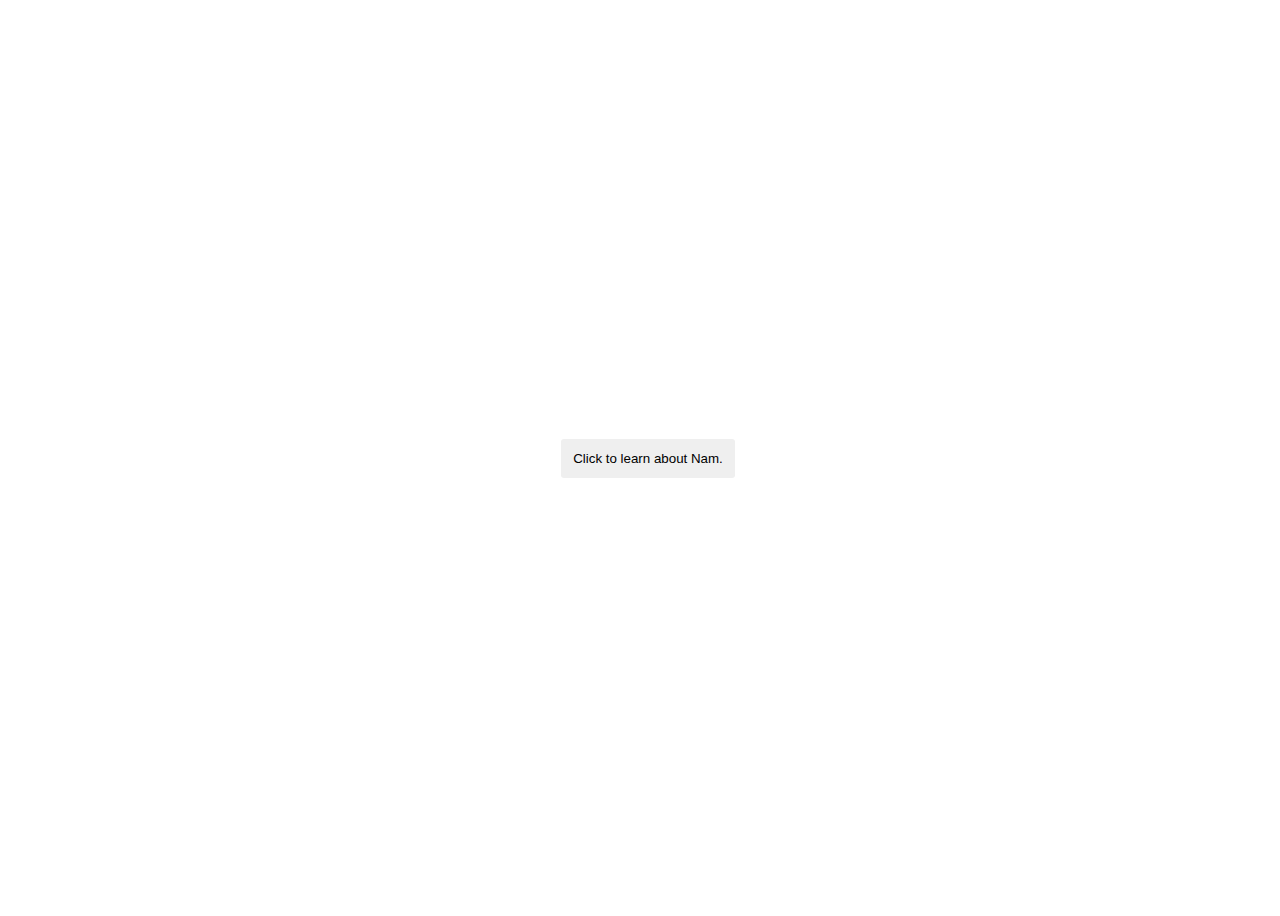
<file: index.html>
<!DOCTYPE html>
<html lang="en">
<head>
    <meta charset="UTF-8">
    <meta name="viewport" content="width=device-width, initial-scale=1.0">
    <title>Let's Go!</title>
    <style>
        body {
            width: 100%;
            height: 100vh;
        }
        div {
            display: flex;
            justify-content: center;
            align-items: center;
            height: 100%;
        }
        button {
            padding: 12px;
            cursor: pointer;
            border: none;
            border-radius: 3px;
        }

        button:hover {
            background-color: #ccc;
        }
    </style>
</head>
<body>
    <div>
        <a href="./page/about/about.html">
            <button>Click to learn about Nam.</button>
        </a>
    </div>
</body>
</html>
</file>
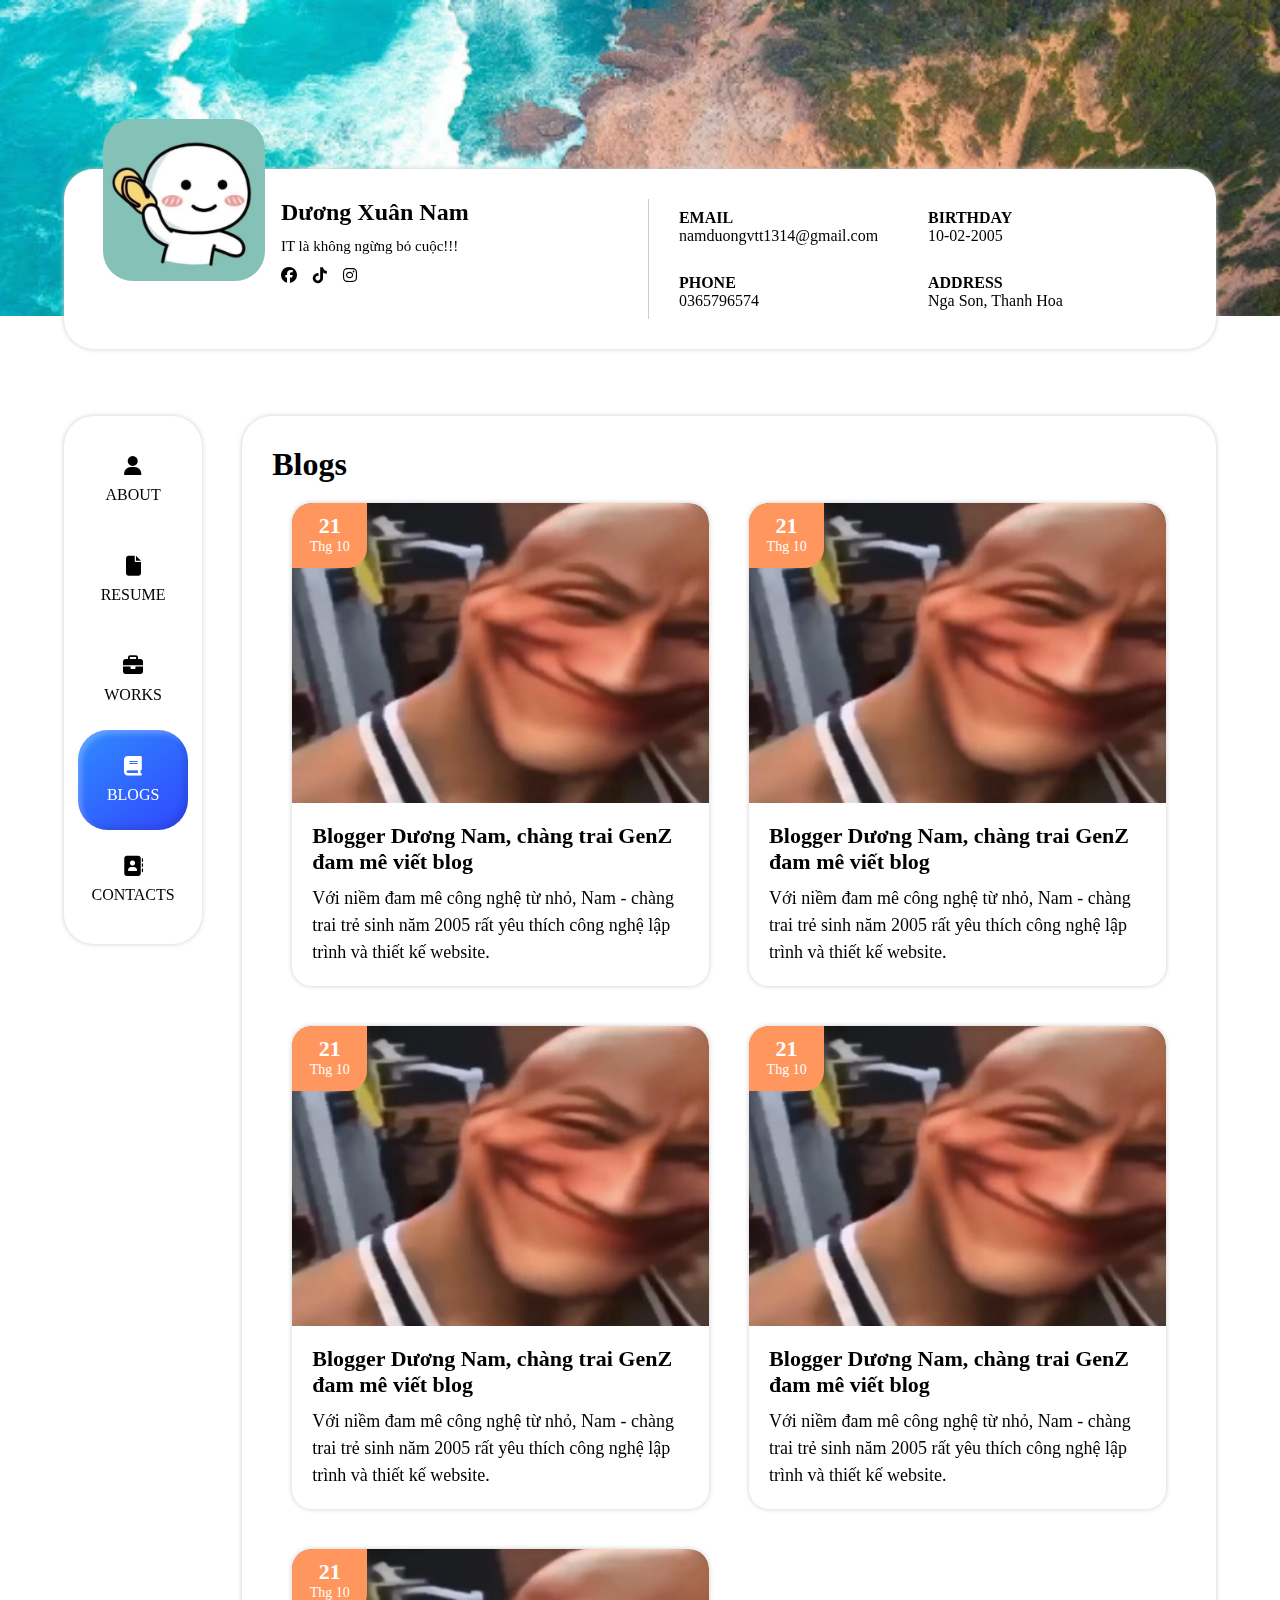
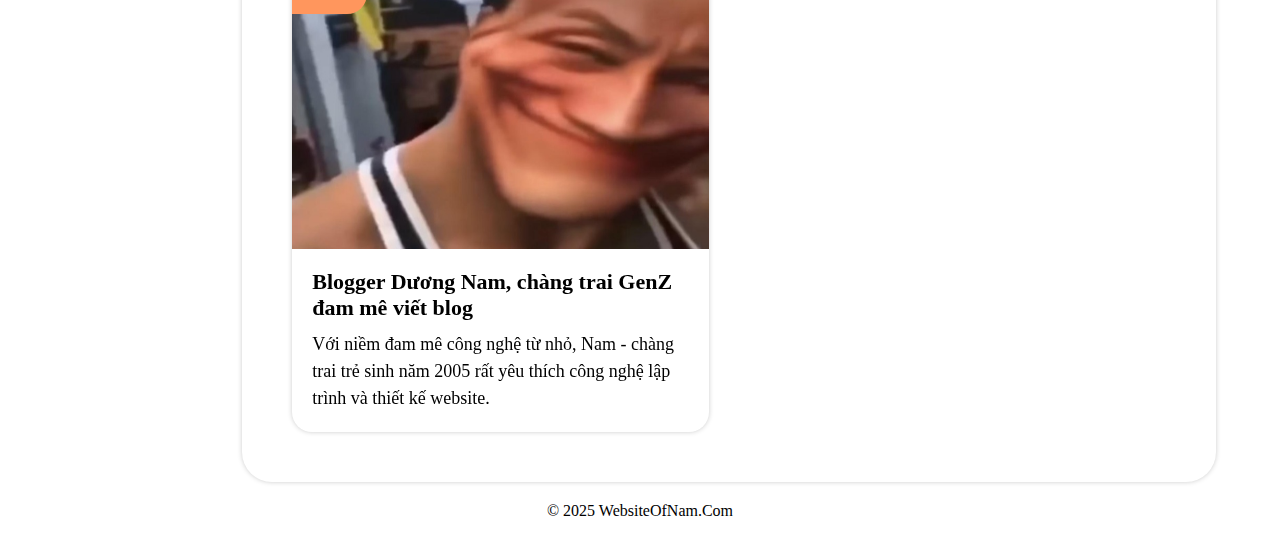
<file: page/blogs/blogs.html>
<!DOCTYPE html>
<html lang="en">
<head>
    <meta charset="UTF-8">
    <meta name="viewport" content="width=device-width, initial-scale=1.0">
    <link rel="stylesheet" href="../../header.css">
    <link rel="stylesheet" href="./blogs.css">
    <link rel="stylesheet" href="https://cdnjs.cloudflare.com/ajax/libs/font-awesome/6.5.0/css/all.min.css">
    <title>Blogs</title>
</head>
<body>
    <div id="main">
        <div class="header-img"></div>
        <div class="full-info">
            <div class="general-info">
                <div class="avt-info">
                    <img class="img-avt" src="../../img/avatar.webp" alt="Duong Nam" height="162px" width="162px"/>
                </div>
                <div class="base-info">
                    <h2 class="name">Dương Xuân Nam</h2>
                    <p class="desc">IT là không ngừng bỏ cuộc!!!</p>
                    <ul>
                        <li>
                            <a href="#"><i class="fa-brands fa-facebook"></i></a>
                        </li>
                        <li>
                            <a href="#"><i class="fa-brands fa-tiktok"></i></a>
                        </li>
                        <li>
                            <a href="#"><i class="fa-brands fa-instagram"></i></a>
                        </li>
                    </ul>
                </div>
            </div>
            <div class="detail-info">
                <div class="email">
                    <strong class="label-info">EMAIL</strong>
                    namduongvtt1314@gmail.com
                </div>
                <div class="birthday">
                    <strong class="label-info">BIRTHDAY</strong>
                    10-02-2005
                </div>
                <div class="phone">
                    <strong class="label-info">PHONE</strong>
                    0365796574
                </div>
                <div class="address">
                    <strong class="label-info">ADDRESS</strong>
                    Nga Son, Thanh Hoa
                </div>
            </div>
        </div>
        <div class="navbar-detail">
            <div class="navbar">
                <ul class="list-navbar">
                    <li class="navbar-item">
                        <a href="../about/about.html">
                            <i class="icon-navbar fa-solid fa-user"></i>
                            <span class="label-navbar">ABOUT</span>
                        </a>
                    </li>
                    <li class="navbar-item">
                        <a href="../resume/resume.html">
                            <i class="icon-navbar fa-solid fa-file"></i>
                            <span class="label-navbar">RESUME</span>
                        </a>
                    </li>
                    <li class="navbar-item">
                        <a href="../works/works.html">
                            <i class="icon-navbar fa-solid fa-briefcase"></i>
                            <span class="label-navbar">WORKS</span>
                        </a>
                    </li>
                    <li class="navbar-item active">
                            <i class="icon-navbar fa-solid fa-book"></i>
                            <span class="label-navbar">BLOGS</span>
                    </li>
                    <li class="navbar-item">
                        <a href="../contacts/contacts.html">
                            <i class="icon-navbar fa-solid fa-address-book"></i>
                            <span class="label-navbar">CONTACTS</span>
                        </a>
                    </li>
                </ul>
            </div>
            <div class="detail">
                <div class="content-blogs">
                    <h1>Blogs</h1>
                    <div class="list-blogs">
                        <a class="link-blog" href="#">
                            <div class="blog-content">
                                <div class="date">
                                    21
                                    <span>Thg 10</span>
                                </div>
                                <div class="blog-img">
                                    <img src="../../img/anh1.jpg" alt="">
                                </div>
                                <div class="content-title-desc">
                                    <h3 class="blog-title">Blogger Dương Nam, chàng trai GenZ đam mê viết blog</h3>
                                    <div class="blog-desc">Với niềm đam mê công nghệ từ nhỏ, Nam - chàng trai trẻ sinh năm 2005 rất yêu thích công nghệ lập trình và thiết kế website.</div>
                                </div>
                            </div>
                        </a>
                        <a class="link-blog" href="#">
                            <div class="blog-content">
                                <div class="date">
                                    21
                                    <span>Thg 10</span>
                                </div>
                                <div class="blog-img">
                                    <img src="../../img/anh1.jpg" alt="">
                                </div>
                                <div class="content-title-desc">
                                    <h3 class="blog-title">Blogger Dương Nam, chàng trai GenZ đam mê viết blog</h3>
                                    <div class="blog-desc">Với niềm đam mê công nghệ từ nhỏ, Nam - chàng trai trẻ sinh năm 2005 rất yêu thích công nghệ lập trình và thiết kế website.</div>
                                </div>
                            </div>
                        </a>
                        <a class="link-blog" href="#">
                            <div class="blog-content">
                                <div class="date">
                                    21
                                    <span>Thg 10</span>
                                </div>
                                <div class="blog-img">
                                    <img src="../../img/anh1.jpg" alt="">
                                </div>
                                <div class="content-title-desc">
                                    <h3 class="blog-title">Blogger Dương Nam, chàng trai GenZ đam mê viết blog</h3>
                                    <div class="blog-desc">Với niềm đam mê công nghệ từ nhỏ, Nam - chàng trai trẻ sinh năm 2005 rất yêu thích công nghệ lập trình và thiết kế website.</div>
                                </div>
                            </div>
                        </a>
                        <a class="link-blog" href="#">
                            <div class="blog-content">
                                <div class="date">
                                    21
                                    <span>Thg 10</span>
                                </div>
                                <div class="blog-img">
                                    <img src="../../img/anh1.jpg" alt="">
                                </div>
                                <div class="content-title-desc">
                                    <h3 class="blog-title">Blogger Dương Nam, chàng trai GenZ đam mê viết blog</h3>
                                    <div class="blog-desc">Với niềm đam mê công nghệ từ nhỏ, Nam - chàng trai trẻ sinh năm 2005 rất yêu thích công nghệ lập trình và thiết kế website.</div>
                                </div>
                            </div>
                        </a>
                        <a class="link-blog" href="#">
                            <div class="blog-content">
                                <div class="date">
                                    21
                                    <span>Thg 10</span>
                                </div>
                                <div class="blog-img">
                                    <img src="../../img/anh1.jpg" alt="">
                                </div>
                                <div class="content-title-desc">
                                    <h3 class="blog-title">Blogger Dương Nam, chàng trai GenZ đam mê viết blog</h3>
                                    <div class="blog-desc">Với niềm đam mê công nghệ từ nhỏ, Nam - chàng trai trẻ sinh năm 2005 rất yêu thích công nghệ lập trình và thiết kế website.</div>
                                </div>
                            </div>
                        </a>
                    </div>
                </div>
            </div>
        </div>
    </div>
    <div class="footer">© 2025 WebsiteOfNam.Com</div>
</body>
</html>
</file>
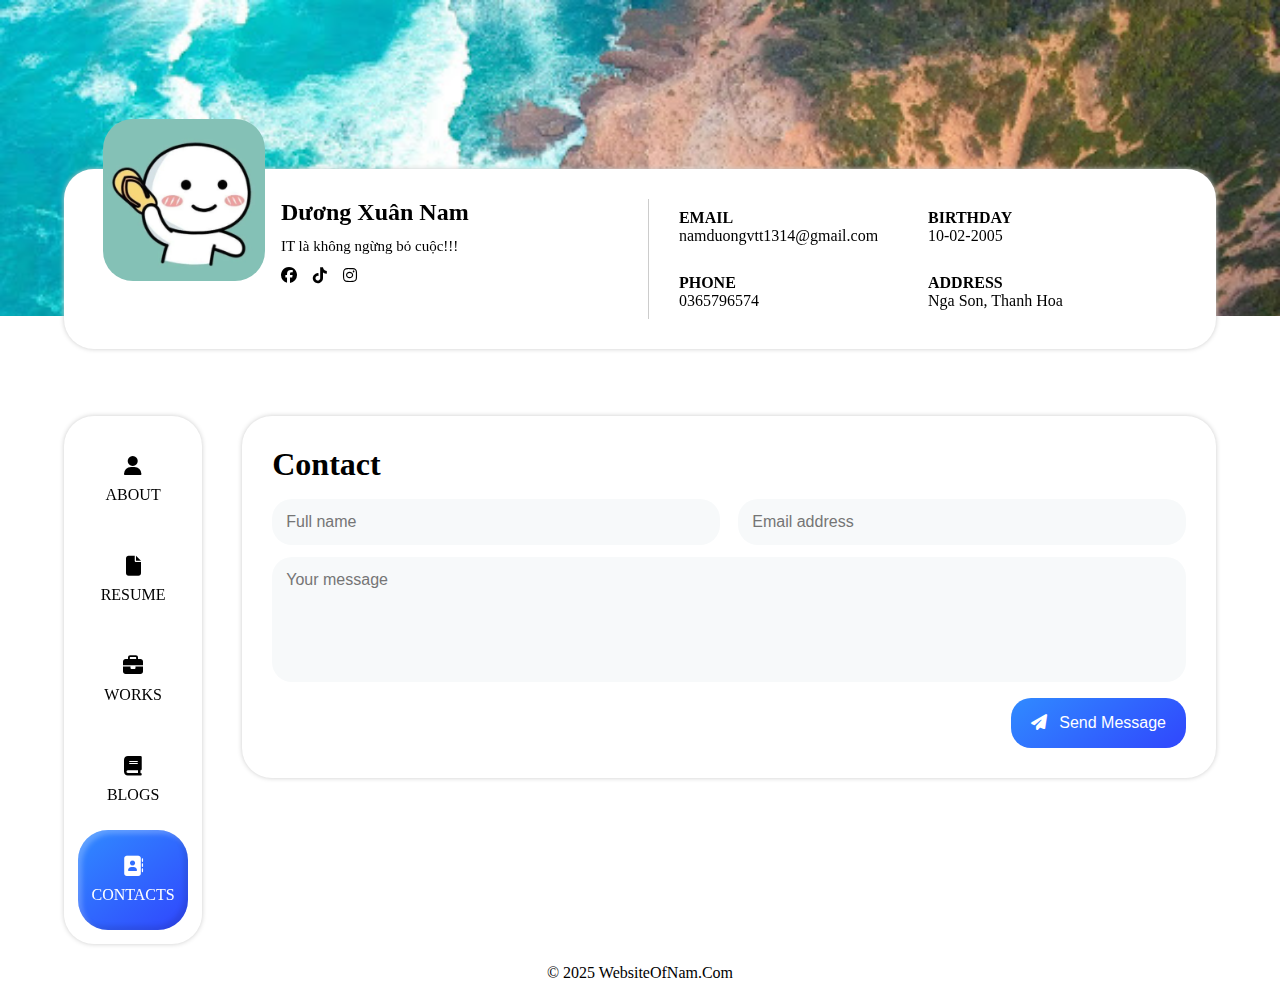
<file: page/contacts/contacts.html>
<!DOCTYPE html>
<html lang="en">
<head>
    <meta charset="UTF-8">
    <meta name="viewport" content="width=device-width, initial-scale=1.0">
    <link rel="stylesheet" href="../../header.css">
    <link rel="stylesheet" href="./contacts.css">
    <link rel="stylesheet" href="https://cdnjs.cloudflare.com/ajax/libs/font-awesome/6.5.0/css/all.min.css">
    <title>Contacts</title>
</head>
<body>
    <div id="main">
        <div class="header-img"></div>
        <div class="full-info">
            <div class="general-info">
                <div class="avt-info">
                    <img class="img-avt" src="../../img/avatar.webp" alt="Duong Nam" height="162px" width="162px"/>
                </div>
                <div class="base-info">
                    <h2 class="name">Dương Xuân Nam</h2>
                    <p class="desc">IT là không ngừng bỏ cuộc!!!</p>
                    <ul>
                        <li>
                            <a href="#"><i class="fa-brands fa-facebook"></i></a>
                        </li>
                        <li>
                            <a href="#"><i class="fa-brands fa-tiktok"></i></a>
                        </li>
                        <li>
                            <a href="#"><i class="fa-brands fa-instagram"></i></a>
                        </li>
                    </ul>
                </div>
            </div>
            <div class="detail-info">
                <div class="email">
                    <strong class="label-info">EMAIL</strong>
                    namduongvtt1314@gmail.com
                </div>
                <div class="birthday">
                    <strong class="label-info">BIRTHDAY</strong>
                    10-02-2005
                </div>
                <div class="phone">
                    <strong class="label-info">PHONE</strong>
                    0365796574
                </div>
                <div class="address">
                    <strong class="label-info">ADDRESS</strong>
                    Nga Son, Thanh Hoa
                </div>
            </div>
        </div>
        <div class="navbar-detail">
            <div class="navbar">
                <ul class="list-navbar">
                    <li class="navbar-item">
                        <a href="../about/about.html">
                            <i class="icon-navbar fa-solid fa-user"></i>
                            <span class="label-navbar">ABOUT</span>
                        </a>
                    </li>
                    <li class="navbar-item">
                        <a href="../resume/resume.html">
                            <i class="icon-navbar fa-solid fa-file"></i>
                            <span class="label-navbar">RESUME</span>
                        </a>
                    </li>
                    <li class="navbar-item">
                        <a href="../works/works.html">
                            <i class="icon-navbar fa-solid fa-briefcase"></i>
                            <span class="label-navbar">WORKS</span>
                        </a>
                    </li>
                    <li class="navbar-item">
                        <a href="../blogs/blogs.html">
                            <i class="icon-navbar fa-solid fa-book"></i>
                            <span class="label-navbar">BLOGS</span>
                        </a>
                    </li>
                    <li class="navbar-item active">
                        <i class="icon-navbar fa-solid fa-address-book"></i>
                        <span class="label-navbar">CONTACTS</span>
                    </li>
                </ul>
            </div>
            <div class="detail">
                <div class="contact">
                    <h1>Contact</h1>
                    <form action="/">
                        <div class="fill-form">
                            <div class="fill-name-email">
                                <div class="fill-name">
                                    <input required type="text" placeholder="Full name">
                                </div>
                                <div class="fill-email">
                                    <input required type="email" placeholder="Email address">
                                </div>
                            </div>
                            <div class="fill-message">
                                <textarea required id="message" rows="4" placeholder="Your message"></textarea>
                            </div>
                            <div class="btn-submit">
                                <button>
                                    <i class="fa-solid fa-paper-plane"></i>
                                    Send Message
                                </button>
                            </div>
                        </div>
                    </form>
                </div>
            </div>
        </div>
        <div class="footer">© 2025 WebsiteOfNam.Com</div>
    </div>
</body>
</html>
</file>
<file: header.css>
* {
    margin: 0;
    padding: 0;
    box-sizing: border-box;
}

#main {
    position: relative;
}

.header-img {
    background: url(./img/image_header.jpg) no-repeat;
    background-size: cover;
    height: 316px;
}

.full-info {
    position: absolute;
    top: 69px;
    left: 50%;
    transform: translateX(-50%);
    display: flex;  
    justify-content: center;
    width: 90%;
    margin: 0 auto;
    border-radius: 30px;
    background-color: #fff;
    margin-top: 100px;
    height: 180px;
    padding: 30px;
    box-shadow: 0 0 5px #ccc;
    z-index: 10;
}

.general-info {
    display: flex;
    width: 50%;
    border-right: 1px solid #ccc;
    padding-right: 30px;
}

.avt-info {
    margin-top: -80px;
}

.img-avt {
    border-radius: 30px;
}

.base-info {
    width: 100%;
    margin-left: 16px;
}

.base-info ul {
    list-style-type: none;
    display: flex;
    gap: 16px;
}

.desc {
    margin: 12px 0;
    font-size: 15px;
}

.detail-info {
    display: flex;
    flex-wrap: wrap;
    align-items: center;
    padding-left: 30px
}

.email, .phone, .birthday, .address {
    width: 50%;
}

.email, .birthday {
    margin-bottom: 10px;
}

.label-info {
    display: block;
}

/* navbar */
.navbar-detail {
    margin:  100px auto 0;
    display: flex;
    justify-content: space-around;
    overflow: visible;
    width: 90%;
}

.navbar {
    width: 12%;
    height: 100%;
    border-radius: 30px;
    box-shadow: 0 0 5px #ccc;
    position: sticky;
    top: 16px;
}

.list-navbar {
    margin: 14px;
}

.navbar-item {
    display: flex;
    flex-direction: column;
    justify-content: center;
    align-items: center;
    padding: 26px;
    border-radius: 30px;
}

.navbar-item i {
    display: block;
}



.navbar-item a, li a {
    color: black;
    text-decoration: none;
}

.icon-navbar {
    font-size: 20px;
    text-align: center;
    margin-bottom: 10px;
}

.label-navbar {
    font-size: 16px;
    text-decoration: none;
}

.navbar-item:hover, .navbar-item a:hover {
    cursor: pointer;
    color: #304CFD;
}

.navbar-item.active {
    background-image: linear-gradient(142.17deg, #3086FF 6.66%, #304CFD 91.48%);
    box-shadow: inset -0.25rem -0.25rem 0.3125rem rgba(0, 0, 0, 0.1), inset 0.25rem 0.25rem 0.3125rem rgba(255, 255, 255, 0.23);
    color: #fff;
    cursor: pointer;
}
/* detail */
.detail {
    width: 88%;
    padding: 30px;
    height: 100%;
    box-shadow: 0 0 5px #ccc;
    margin-left: 40px;
    border-radius: 30px;
}

/* footer */
.footer {
    text-align: center;
    margin: 20px 0;
}

/* responsive */
@media only screen and (max-width: 1060px) {
    .navbar-item {
        padding: 20px 26px;
    }
}

@media only screen and (max-width: 960px) {
    .full-info {
        flex-direction: column;
        align-items: center;
        width: 70%;
        height: 316px;
    }

    .general-info {
        width: 100%;
        flex-direction: column;
        align-items: center;
        border-right: none;
        padding-right: 0;
        margin-bottom: 16px;
    }

    .base-info {
        text-align: center;
        margin-left: 0;
    }

    .base-info ul {
        justify-content: center;
    }

    .detail-info {
        padding-left: 0;
        justify-content: center;
        align-items: center;
        width: 100%;
        padding-top: 20px;
        border-top: 1px solid #ccc;
    }

    .navbar-detail {
        margin-top: 235px;
        flex-direction: column;
        width: 70%;
    }

    .navbar {
        width: 100%;
        top: 0;
        margin-bottom: 30px;
        background-color: #fff;
        z-index: 10;
    }

    .list-navbar {
        display: flex;
        justify-content: space-between;
    }

    .navbar-item {
        width: 110px;
        height: 80px;
    }

    .label-navbar {
        font-size: 14px;
    }

    .detail {
        width: 100%;
        padding: 30px;
        height: 100%;
        box-shadow: 0 0 5px #ccc;
        margin-left: 0;
        border-radius: 30px;
    }
}

@media only screen and (max-width: 574px) {
    .full-info {
        height: 376px;
        width: 90%;
    }
    
    .email, .phone, .birthday, .address {
        width: 100%;
    }

    .detail-info {
        padding-top: 12px;
    }

    .navbar-detail {
        width: 90%;
        margin-top: 255px;
    }

    .navbar {
        position: fixed;
        top: 91%;
        left: 0;
        border-radius: 0;
    }

    .list-navbar {
        margin: 0;
    }

    .navbar-item {
        padding: 0;
        border-radius: 0;
    }
}
</file>
<file: page/blogs/blogs.css>
.list-blogs {
    display: flex;
    flex-wrap: wrap;
}

.link-blog {
    display: block;
    padding: 20px;
    width: 50%;
    text-decoration: none;
    color: black;
}

.blog-img {
    overflow: hidden;
    height: 300px;
    border-top-left-radius: 20px;
    border-top-right-radius: 20px;
}

.blog-img img {
    width: 100%;
    height: 100%;
    border-top-left-radius: 20px;
    border-top-right-radius: 20px;
    transition: transform 0.5s ease;

}

.blog-img img:hover {
    transform: scale(1.1);
    
}

.blog-content {
    border-radius: 20px;
    box-shadow: 0 0 5px #ccc;
    position: relative;
}



.date {
    z-index: 2;
    position: absolute;
    top: 0;
    left: 0;
    width: 75px;
    height: 65px;
    border-bottom-right-radius: 20px;
    border-top-left-radius: 20px;
    color: white;
    background-color: #FF965D;
    text-align: center;
    padding: 10px;
    font-size: 22px;
    font-weight: 700;
}   

.date span {
    display: block;
    font-size: 14px;
    font-weight: 400;
}

.content-title-desc {
    padding: 20px;
}

.blog-title {
    margin-bottom: 10px;
    font-size: 22px;
}

.blog-desc {
    font-size: 18px;
    line-height: 1.5;
}
</file>
<file: page/contacts/contacts.css>
.fill-name-email {
    display: flex;
    flex-wrap: wrap;
    margin-top: 16px;
    justify-content: space-between;
}

.fill-name, .fill-email  {
    width: 49%;
}

.fill-name input, .fill-email input {
    padding: 14px;
    border-radius: 20px;
    border: none;
    outline: none;
    width: 100%;
    background-color: #F7F9FA;
    font-size: 16px;
    margin-bottom: 12px;
}

.fill-name input:focus, .fill-email input:focus, .fill-message textarea:focus {
    outline: #ccc solid 1px;
    background-color: white;
}

.fill-message{
    width: 100%;
}

.fill-message textarea {
    padding: 14px;
    font-size: 16px;
    background-color: #F7F9FA;
    border-radius: 20px;
    overflow: hidden;
    overflow-wrap: break-word;
    outline: none;
    height: 124.84px;
    width: 100%;
    resize: none;
    border: none;
    font-family: Arial, Helvetica, sans-serif;
}

.btn-submit {
    display: flex;
    justify-content: flex-end;
    margin-top: 12px;
}

.btn-submit button {
    border: none;
    padding: 16px 20px;
    color: white;
    font-size: 16px;
    border-radius: 20px;
    cursor: pointer;
    background-image: linear-gradient(142.17deg, #3086FF 6.66%, #304CFD 91.48%);

}

.btn-submit button i {
    margin-right: 8px;
}
</file>
